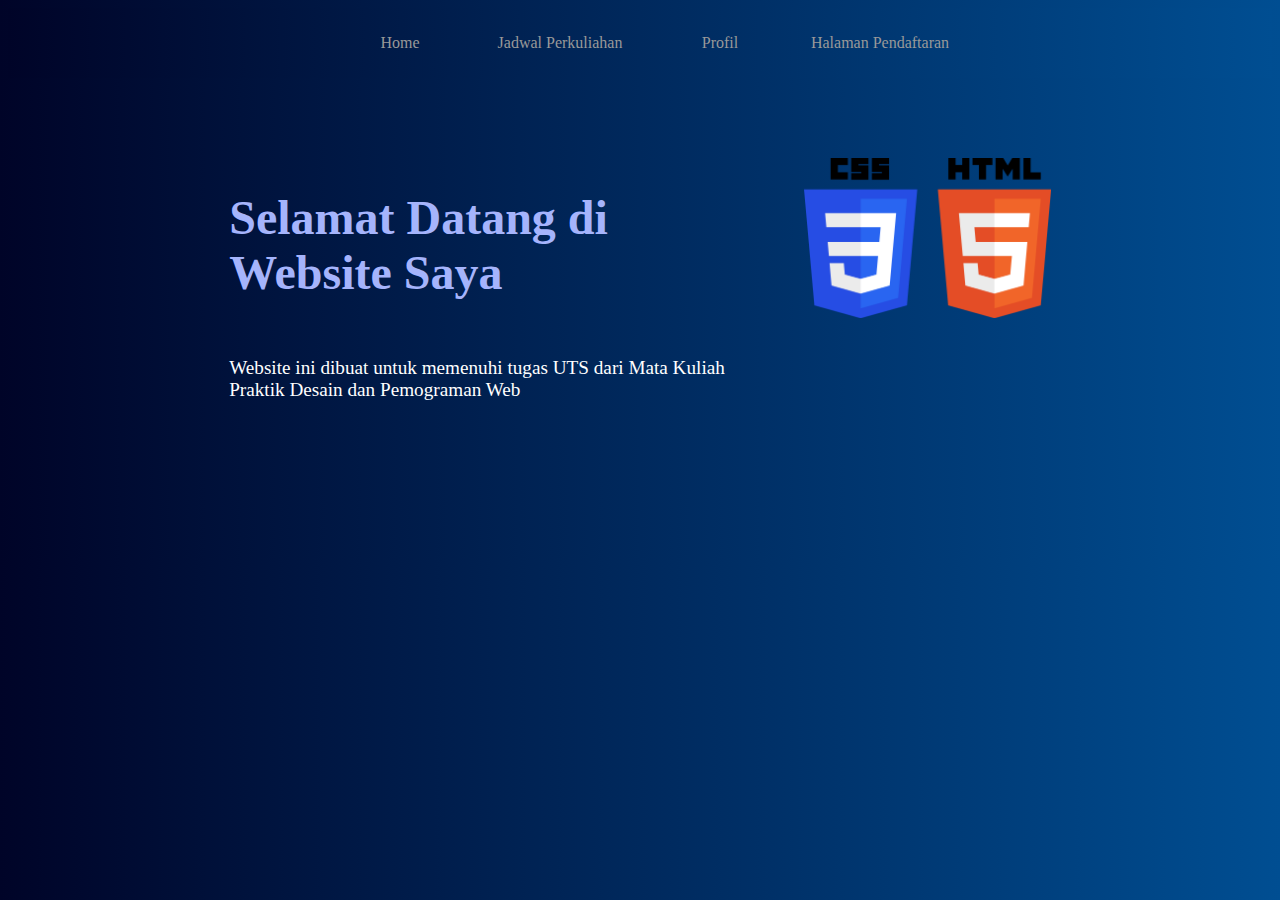
<file: index.html>
<!DOCTYPE html>
<html lang="id">
    <head>
        <meta charset="UTF-8">
        <meta name="viewport" content="width=device-width, initial-scale=1.0">
        <title>Home</title>
        <link rel="stylesheet" href="CSS/index.css">
        <link rel="stylesheet" href="CSS/Tentang saya.css">
    </head>
    <body>
        <nav>
            <ul class="menu">
                <li><a href="index.html">Home</a></li>
                <li><a href="Jadwal_Perkuliahan.html">Jadwal Perkuliahan</a></li>
                <li>
                    <a>Profil</a>
                    <ul class="submenu">
                        <li><a href="Biodata.html">Biodata</a></li>
                        <li><a href="Tentang saya.html">Tentang Saya</a></li>
                        <li><a href="Hobi.html">Hobi</a></li>
                    </ul>
                </li>
                <li><a href="Pendaftaran.html">Halaman Pendaftaran</a></li>
            </ul>
        </nav>
        <section class="hero">
            <div>
                <h1>Selamat Datang di Website Saya</h1>
                <p>Website ini dibuat untuk memenuhi tugas UTS dari Mata Kuliah
                    Praktik Desain dan Pemograman Web
                </p>
            </div>
            <img src="Gambar/htmlcss.webp" alt="HTMLCSS">
        </section>
    </body>
</html>
</file>
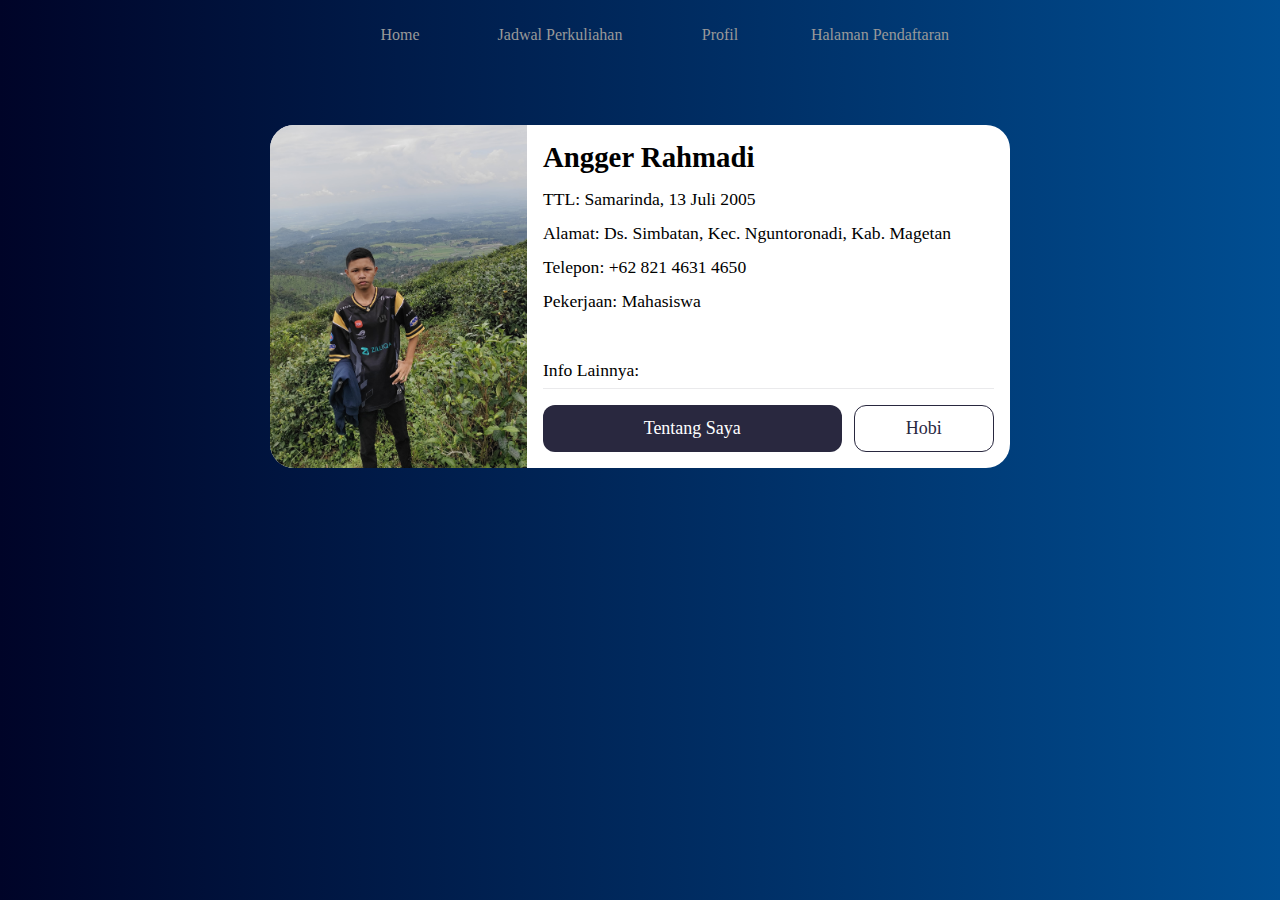
<file: Biodata.html>
<!DOCTYPE html>
<html lang="id">
    <head>
        <meta charset="utf-8">
        <meta name="viewport" content="width=device-width, initial-scale=1.0">
        <title>Biodata</title>
        <link rel="stylesheet" href="CSS/Biodata.css">
        <link rel="stylesheet" href="CSS/index.css">
    </head>
    <body>
        <nav>
            <ul class="menu">
                <li><a href="index.html">Home</a></li>
                <li><a href="Jadwal_Perkuliahan.html">Jadwal Perkuliahan</a></li>
                <li>
                    <a>Profil</a>
                    <ul class="submenu">
                        <li><a href="Biodata.html">Biodata</a></li>
                        <li><a href="Tentang saya.html">Tentang Saya</a></li>
                        <li><a href="Hobi.html">Hobi</a></li>
                    </ul>
                </li>
                <li><a href="Pendaftaran.html">Halaman Pendaftaran</a></li>
            </ul>
        </nav>
        <div class="container">       
            <article class="card">
                <div class='background'>
                    <img src="/Gambar/Diriku.jpg" alt="profile">
                </div>
                <div class='content'>
                    <h2>Angger Rahmadi</h2>
                    <p>TTL: Samarinda, 13 Juli 2005</p>
                    <p>Alamat: Ds. Simbatan, Kec. Nguntoronadi, Kab. Magetan</p>
                    <p>Telepon: +62 821 4631 4650</p>
                    <p>Pekerjaan: Mahasiswa</p><br><br>
                    <p>Info Lainnya:</p>
                    <div class="action-buttons">
                        <a href="Tentang saya.html">
                            Tentang Saya
                        </a>
                        <a href="Hobi.html" class="secondary">
                            Hobi
                        </a>
                    </div>
                </div>
            </article>
        </div>
    </body>
</html>
</file>
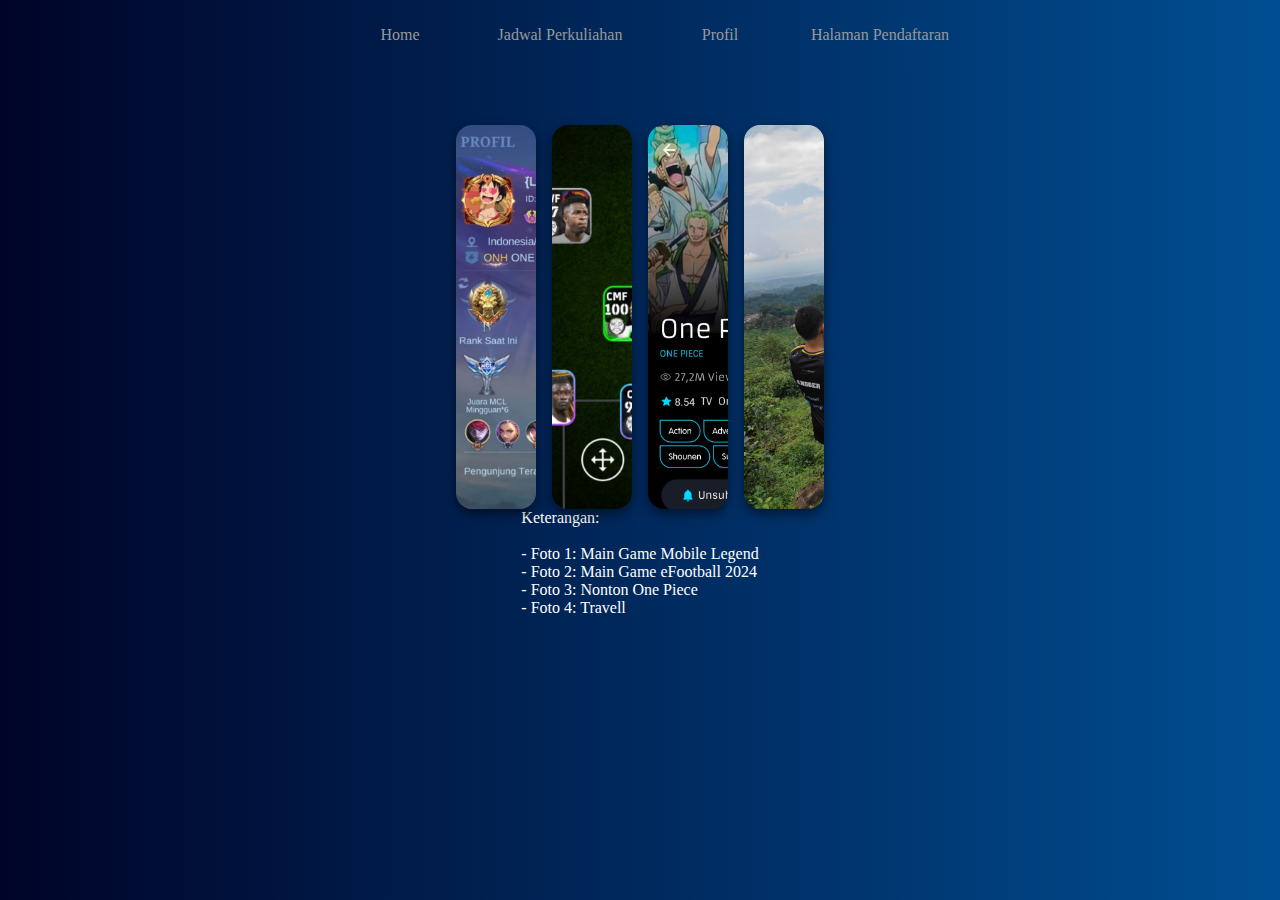
<file: Hobi.html>
<!DOCTYPE html>
<html lang="id">
    <head>
        <meta charset="UTF-8">
        <title>Hobi</title>
        <meta name="viewport" content="width=device-width, initial-scale=1.0">
        <link rel="stylesheet" href="CSS/Hobi.css">
        <link rel="stylesheet" href="CSS/index.css">
    </head>
    <body>
        <nav>
            <ul class="menu">
                <li><a href="index.html">Home</a></li>
                <li><a href="Jadwal_Perkuliahan.html">Jadwal Perkuliahan</a></li>
                <li>
                    <a>Profil</a>
                    <ul class="submenu">
                        <li><a href="Biodata.html">Biodata</a></li>
                        <li><a href="Tentang saya.html">Tentang Saya</a></li>
                        <li><a href="Hobi.html">Hobi</a></li>
                    </ul>
                </li>
                <li><a href="Pendaftaran.html">Halaman Pendaftaran</a></li>
            </ul>
        </nav>
        <div class="background">
            <div class="gallery">
                <div class="card">
                    <figure>
                        <img
                            src="Gambar/ml.jpg"
                            alt="main Game Mobile Legends"
                        >
                    </figure>
                </div>
                <div class="card">
                    <figure>
                        <img
                            src="Gambar/pes.jpg"
                            alt="Main Game eFootball 2024"
                        >
                    </figure>
                </div>
                <div class="card">
                    <figure>
                        <img
                            src="Gambar/one piece.jpg"
                            alt="Nonton One Piece"
                        >
                    </figure>
                </div>
                <div class="card">
                    <figure>
                        <img
                            src="Gambar/travel.jpg"
                            alt="Travelling"
                        >
                    </figure>
                </div>
            </div>            
        </div>
        <p>Keterangan:<br><br>
            - Foto 1: Main Game Mobile Legend<br>
            - Foto 2: Main Game eFootball 2024<br>
            - Foto 3: Nonton One Piece<br>
            - Foto 4: Travell
        </p>
    </body>
</html>
</file>
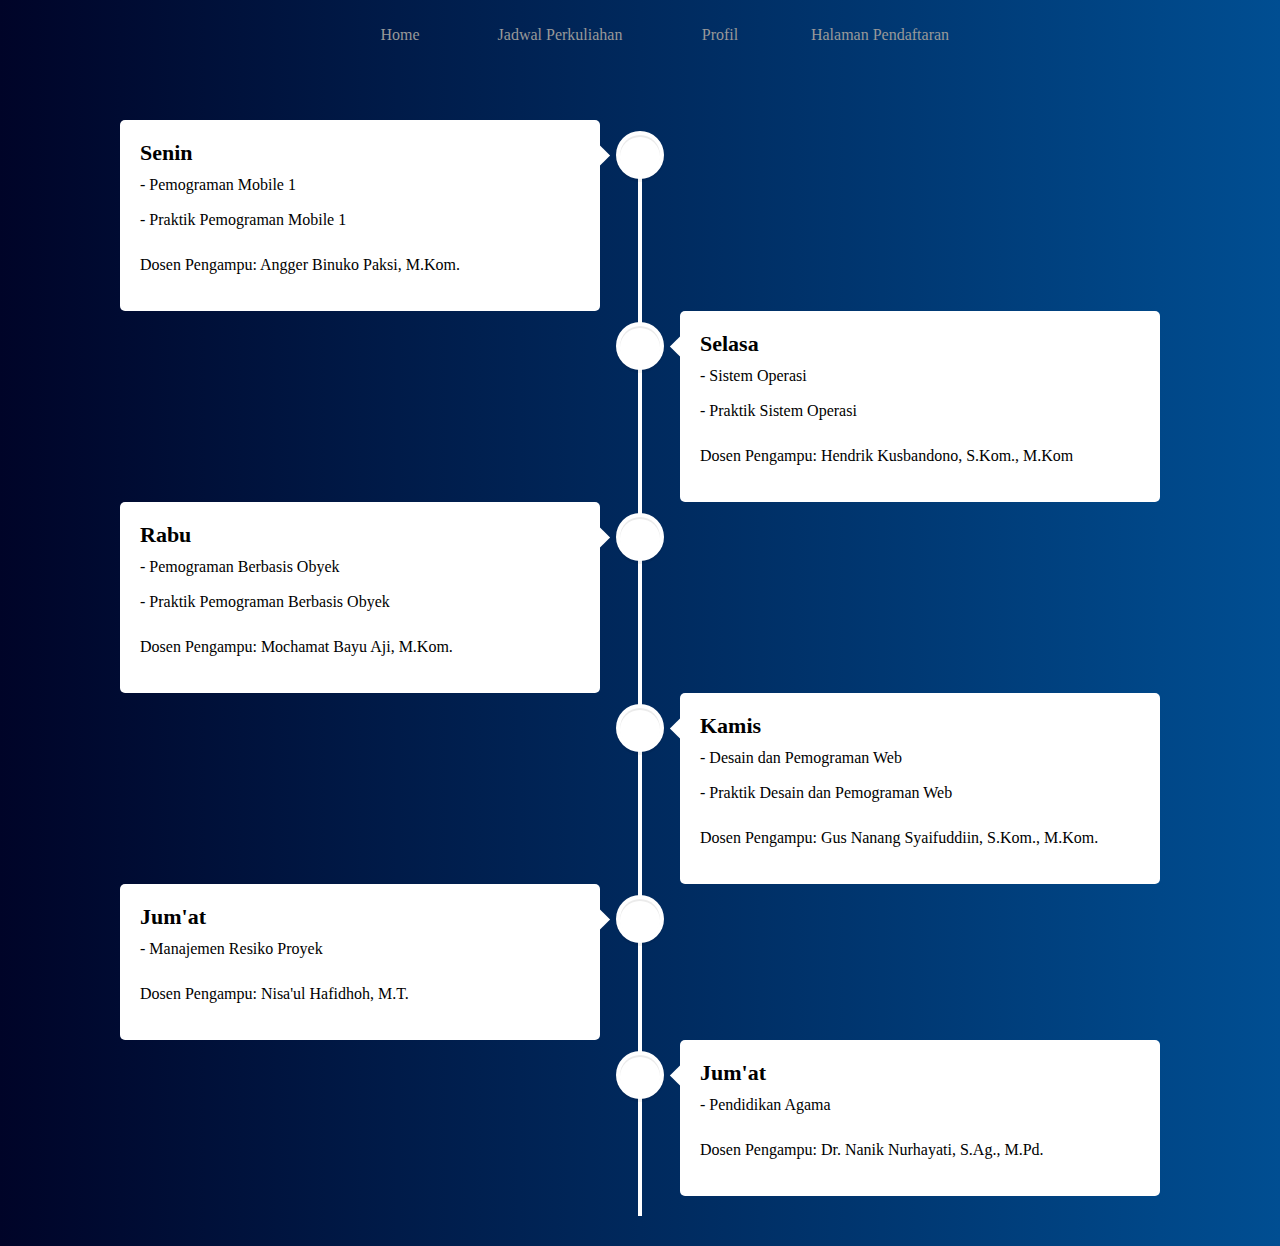
<file: Jadwal_Perkuliahan.html>
<!DOCTYPE html>
<html lang="id">
    <head>
        <meta charset="UTF-8">
        <meta name="viewport" content="width=device-width, initial-scale=1.0">
        <title>Jadwal Perkuliahan</title>
        <link rel="stylesheet" href="CSS/Jadwal_Perkuliahan.css">
        <link rel="stylesheet" href="CSS/index.css">
    </head>
    <body>
        <nav>
            <ul class="menu">
                <li><a href="index.html">Home</a></li>
                <li><a href="Jadwal_Perkuliahan.html">Jadwal Perkuliahan</a></li>
                <li>
                    <a>Profil</a>
                    <ul class="submenu">
                        <li><a href="Biodata.html">Biodata</a></li>
                        <li><a href="Tentang saya.html">Tentang Saya</a></li>
                        <li><a href="Hobi.html">Hobi</a></li>
                    </ul>
                </li>
                <li><a href="Pendaftaran.html">Halaman Pendaftaran</a></li>
            </ul>
        </nav>
        <div class="timeline-wrapper">
            <div class="center-line"></div>
            <div class="timeline-row timeline-row-1">
                <section>
                    <i class="icon fas fa-home"></i>
                    <div class="details">
                        <span class="title">Senin</span>
                    </div>
                    <p>- Pemograman Mobile 1</p>
                    <p>- Praktik Pemograman Mobile 1</p>
                    <div class="bottom">
                        <p>Dosen Pengampu: Angger Binuko Paksi, M.Kom.</p>
                    </div>
                </section>
            </div>
            <div class="timeline-row timeline-row-2">
                <section>
                    <i class="icon fas fa-star"></i>
                    <div class="details">
                        <span class="title">Selasa</span>
                    </div>
                    <p>- Sistem Operasi</p>
                    <p>- Praktik Sistem Operasi</p>
                    <div class="bottom">
                        <p>Dosen Pengampu: Hendrik Kusbandono, S.Kom., M.Kom</p>
                    </div>
                </section>
            </div>
            <div class="timeline-row timeline-row-1">
                <section>
                    <i class="icon fas fa-rocket"></i>
                    <div class="details">
                        <span class="title">Rabu</span>
                    </div>
                    <p>- Pemograman Berbasis Obyek</p>
                    <p>- Praktik Pemograman Berbasis Obyek</p>
                    <div class="bottom">
                        <p>Dosen Pengampu: Mochamat Bayu Aji, M.Kom.</p>
                    </div>
                </section>
            </div>
            <div class="timeline-row timeline-row-2">
                <section>
                    <i class="icon fas fa-globe"></i>
                    <div class="details">
                        <span class="title">Kamis</span>
                    </div>
                    <p>- Desain dan Pemograman Web</p>
                    <p>- Praktik Desain dan Pemograman Web</p>
                    <div class="bottom">
                        <p>Dosen Pengampu: Gus Nanang Syaifuddiin, S.Kom., M.Kom.</p>
                    </div>
                </section>
            </div>
            <div class="timeline-row timeline-row-1">
                <section>
                    <i class="icon fas fa-paper-plane"></i>
                    <div class="details">
                        <span class="title">Jum'at</span>
                    </div>
                    <p>- Manajemen Resiko Proyek</p>
                    <div class="bottom">
                        <p>Dosen Pengampu: 	Nisa'ul Hafidhoh, M.T.</p>
                    </div>
                </section>
            </div>
            <div class="timeline-row timeline-row-2">
                <section>
                    <i class="icon fas fa-globe"></i>
                    <div class="details">
                        <span class="title">Jum'at</span>
                    </div>
                    <p>- Pendidikan Agama</p>
                    <div class="bottom">
                        <p>Dosen Pengampu: 	Dr. Nanik Nurhayati, S.Ag., M.Pd.</p>
                    </div>
                </section>
            </div>
        </div>   
    </body>
</html>
</file>
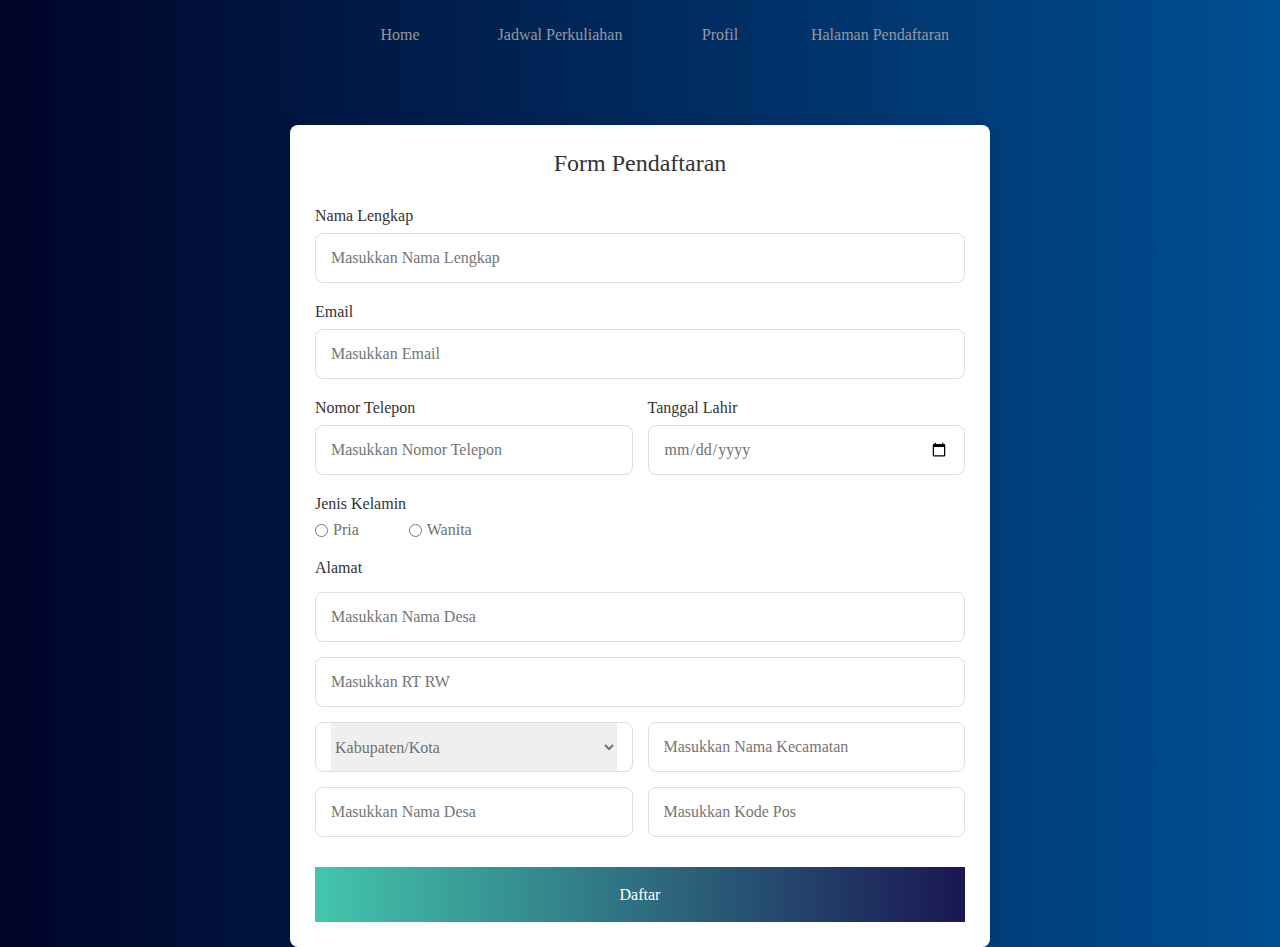
<file: Pendaftaran.html>
<!DOCTYPE html>
<html lang="id">
    <head>
        <meta charset="utf-8">
        <meta name="viewport" content="width=device-width, initial-scale=1.0">
        <title>Form Pendaftaran</title>
        <link rel="stylesheet" href="CSS/Pendaftaran.css">
        <link rel="stylesheet" href="CSS/index.css">
    </head>
    <body>
        <nav>
            <ul class="menu">
                <li><a href="index.html">Home</a></li>
                <li><a href="Jadwal_Perkuliahan.html">Jadwal Perkuliahan</a></li>
                <li>
                    <a>Profil</a>
                    <ul class="submenu">
                        <li><a href="Biodata.html">Biodata</a></li>
                        <li><a href="Tentang saya.html">Tentang Saya</a></li>
                        <li><a href="Hobi.html">Hobi</a></li>
                    </ul>
                </li>
                <li><a href="Pendaftaran.html">Halaman Pendaftaran</a></li>
            </ul>
        </nav>
        <section class="container">
            <header>Form Pendaftaran</header>
            <form class="form" action="#">
                <div class="input-box">
                    <label>Nama Lengkap</label>
                    <input type="text" placeholder="Masukkan Nama Lengkap" required>
                </div>
                <div class="input-box">
                    <label>Email</label>
                    <input type="email" placeholder="Masukkan Email" required>
                </div>
                <div class="column">
                    <div class="input-box">
                        <label>Nomor Telepon</label>
                        <input type="number" placeholder="Masukkan Nomor Telepon" required>
                    </div>
                    <div class="input-box">
                        <label>Tanggal Lahir</label>
                        <input type="date" placeholder="Masukkan Tangal Lahir" required>
                    </div>
                </div>
                <div class="gender">
                    <h3>Jenis Kelamin</h3>
                    <div class="gender-option">
                        <div class="gdr">
                            <input type="radio" name="pilih" value="pria">
                            <label for="pria">Pria</label>
                        </div>
                        <div class="gdr">
                            <input type="radio" name="pilih" value="wanita">
                            <label for="wanita">Wanita</label>
                        </div>
                </div>
                <div class="input-box address">
                    <label>Alamat</label>
                    <input type="text" placeholder="Masukkan Nama Desa" required>
                    <input type="text" placeholder="Masukkan RT RW" required>
                    <div class="column">
                        <div class="select-box">
                            <select>
                                <option hidden>Kabupaten/Kota</option>
                                <option>Magetan</option>
                                <option>Madiun</option>
                                <option>Madiun Kota</option>
                                <option>Ngawi</option>
                                <option>Ponorogo</option>
                            </select>
                        </div>
                        <input type="text" placeholder="Masukkan Nama Kecamatan" required>
                    </div>
                    <div class="column">
                        <input type="text" placeholder="Masukkan Nama Desa" required>
                        <input type="number" placeholder="Masukkan Kode Pos" required>
                    </div>
                </div>
                <button>Daftar</button>
            </form>
        </section>
    </body>
</html>
</file>
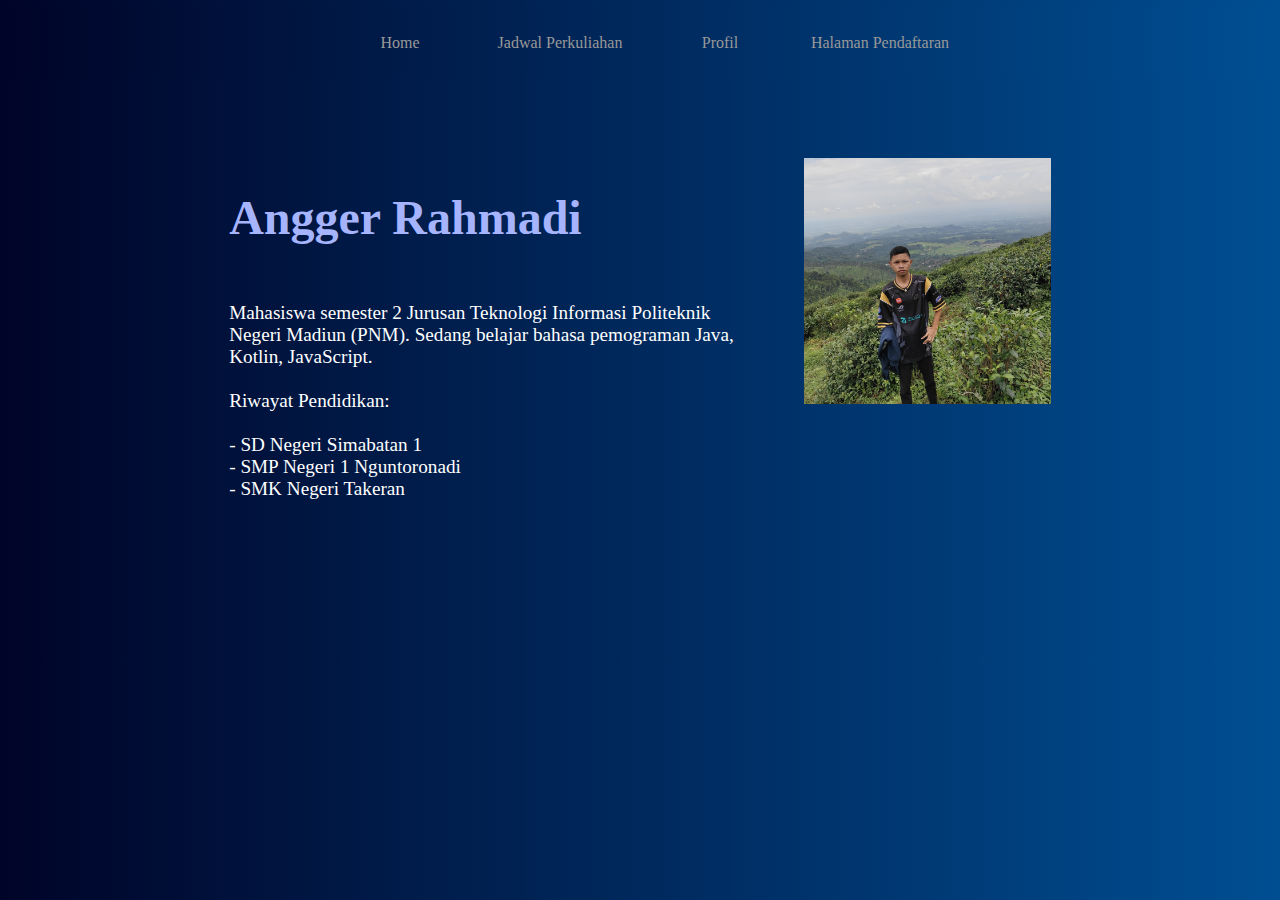
<file: Tentang saya.html>
<!DOCTYPE html>
<html lang="id">
    <head>
        <meta charset="UTF-8">
        <meta name="viewport" content="width=device-width, initial-scale=1.0">
        <title>Tentang Saya</title>
        <link rel="stylesheet" href="CSS/Tentang saya.css">
        <link rel="stylesheet" href="CSS/index.css">
    </head>
    <body>
        <nav>
            <ul class="menu">
                <li><a href="index.html">Home</a></li>
                <li><a href="Jadwal_Perkuliahan.html">Jadwal Perkuliahan</a></li>
                <li>
                    <a>Profil</a>
                    <ul class="submenu">
                        <li><a href="Biodata.html">Biodata</a></li>
                        <li><a href="Tentang saya.html">Tentang Saya</a></li>
                        <li><a href="Hobi.html">Hobi</a></li>
                    </ul>
                </li>
                <li><a href="Pendaftaran.html">Halaman Pendaftaran</a></li>
            </ul>
        </nav>
        <section class="hero">
            <div>
                <h1>Angger Rahmadi</h1>
                <p>Mahasiswa semester 2 Jurusan Teknologi Informasi Politeknik Negeri Madiun (PNM).
                    Sedang belajar bahasa pemograman Java, Kotlin, JavaScript.<br><br>
                    Riwayat Pendidikan:<br><br> 
                    - SD Negeri Simabatan 1<br>
                    - SMP Negeri 1 Nguntoronadi<br>
                    - SMK Negeri Takeran<br> 
                </p>
            </div>
            <img src="/Gambar/Diriku.jpg" alt="Angger">
        </section>
    </body>
</html>
</file>
<file: CSS/index.css>
body {
  background: linear-gradient(to right, #000428, #004e92);
}

ul {
  margin: 0;
  padding: 0;
  list-style: none;
}

nav {
  width: 100%;
}
  
a {
  cursor: pointer;
}
  
.menu {
  margin: 0;
  padding: 0;
  display: flex;
  justify-content: center;
  align-items: stretch;
  height: 70px;
  background: linear-gradient(to right, #000428, #004e92);
}
  
.menu li {
  display: inline-block;
  width: 160px;
  transition: all 0.3s ease-in-out;
}
  
.menu li:hover .submenu {
  height: 45px;
}
  
.menu > li:hover > a {
  color: #3e95ff;
}
  
.menu > li:hover > a::before {
  visibility: visible;
  scale: 1 1;
}
  
.submenu {
  overflow: hidden;
  position: absolute;
  left: 0;
  display: flex;
  justify-content: center;
  align-items: stretch;
  width: 100%;
  background-color: #3e95ff;
  height: 0;
  line-height: 40px;
  box-sizing: border-box;
  transition: height 0.3s ease-in-out;
}

.menu li .submenu a {
  color: #fff;
  opacity: 0;
  font-size: 16px;
  transition: opacity 0.25s;
}
  
.menu > li:hover .submenu a {
  opacity: 1;
}
  
.menu > li .submenu a:hover {
  background: rgb(0 0 0 / 20%);
}
  
.menu > li a {
  color: #999;
  display: flex;
  align-items: center;
  justify-content: center;
  padding: 0 7px;
  text-decoration: none;
  position: relative;
  height: 100%;
}
  
.menu > li > a::before {
  content: "";
  position: absolute;
  width: 100%;
  height: 3px;
  bottom: 3px;
  left: 0px;
  background-color: #3e95ff;
  transition: all 0.2s ease-in-out;
  scale: 0 0;
  visibility: hidden;
}
</file>
<file: CSS/Tentang saya.css>
html {
    font-size: 16px;
}

section {
    padding: 80px;
}

section img {
    width: 30%;
    height: 30%;
}

.hero {
    display: flex;
    flex-direction: row;
    width: 65%;
    margin: auto;
}

div {
    margin-right: 40px;
    padding-top: 0;
}

h1 {
    color: #a5b4fc;
    font-size: 3em;
    padding-bottom: 25px;
}

p {
    color: white;
    font-size: 1.2em;
    margin-bottom: 70px;
}

a {
    text-decoration: no;
    color: white;
}

a:hover {
    text-decoration: none;
}

@media screen and (max-width: 996px) {
    .hero {
        flex-direction: column;
        text-align: center;
        justify-content: center;
        padding: 30px;
        padding: 10px;
        width: 85%;
    }

    .hero img {
        order: 1;
        margin-bottom: 40px;
    }

    .hero div {
        order: 2;
        height: auto;
        margin-bottom: 15px;
        margin-right: 0;
    }

    .home p {
        padding: 0 50px 0 50px;
        margin-bottom: 50px;
    }
}

@media screen and (max-width: 470px) {
    .hero h1 {
        font-size: 2em;
    }

    .hero p {
        font-size: 1.2em;
    }
}
</file>
<file: CSS/Biodata.css>
:root {
    --gray: #EAEAEC;
    --primary: #29283F;
    --primary-violet: #7370F4;
}

body {
    display: grid;
    place-items: center;
    font-size: 16px;
    font-family: 'Times New Roman', Times, serif;
}

* {
    margin: 0;
    padding: 0;
}

.card {
    margin-top: 55px;
    display: flex;
    flex-wrap: wrap;
    border-radius: 1.5rem;
    background-color: white;
    cursor: pointer;
    overflow: hidden;
    max-width: clamp(320px, 70vw, 740px);
    min-width: 20rem;
    min-height: 17.5rem;
}

.card:hover {
    box-shadow: rgba(0, 0, 0, 0.35) 0px 5px 15px;
}

.background {
    flex: 1 1 15rem;
}

.background img {
    width: 100%;
    height: 100%;
    object-fit: cover;
}

.content {
    flex: 3 1 25rem;
    display: flex;
    flex-direction: column;
    justify-content: start;
    padding: 1rem;
}

.content > h2 {
    font-size: clamp(1.3rem, 2.5vw, 1.8rem);
    font-weight: 700;
    margin-bottom: clamp(0.35rem, 2vw, 0.55rem);
}

.content > p {
    font-size: clamp(1rem, 
    1.75vw, 1.1rem);
    font-weight: 400;
    margin: 0.4rem 0;
}

.content a {
    color: var(--primary-violet);
}

.action-buttons {
    border-top: 1px solid var(--gray);
    padding-top: 1rem;
    gap: 0.75rem;
    display: flex;
    margin-top: auto;
    flex-wrap: wrap;
}

.action-buttons a {
    background-color: var(--primary);
    color: white;
    padding: 0.75rem;
    text-decoration: none;
    border-radius: 0.75rem;
    outline: none;
    border: none;
    font-size: 1.125rem;
    display: flex;
    justify-content: center;
    align-items: center;
    white-space: nowrap;
    flex: 1 0 15rem;
    max-width: 100%;
}

.action-buttons a:hover {
    text-decoration: underline;
}

.action-buttons a.secondary {
    background-color: inherit;
    color: var(--primary);
    border: 1px solid var(--primary);
    flex: 1 0 5rem;
}
</file>
<file: CSS/Hobi.css>
:root {
    --background: #3C343D;
}

* {
    margin: 0;
    padding: 0;
    box-sizing: border-box;  
}

body {
    display: grid;
    place-items: center;
}

body p {
    color: white;
}

.gallery {
    display: flex;
    flex-wrap: wrap;
    gap: 16px;
    max-width: 800px;
    margin-top: 55px;
}

.card {
    position: relative;
    left: 0;
    width: 5rem;
    border-radius: 1rem;
    height: 24rem;
    overflow: hidden;
    transition: 0.4s ease-in-out;
    box-shadow: 0 5px 12px rgba(0, 0, 0, 0.5);
    flex: 0.25;
}

.card img {
    height: 24rem;
}

.card:hover {
    flex: 2;
    font-weight: bold;
    cursor: pointer;
    border-radius: 0.5rem;
}
</file>
<file: CSS/Jadwal_Perkuliahan.css>
* {
    margin: 0;
    padding: 0;
    box-sizing: border-box;
    font-family: 'Times New Roman', Times, serif;
}

.timeline-wrapper {
    max-width: 1080px;
    margin: 50px auto;
    padding: 0 20px;
    position: relative;
}

.timeline-wrapper .center-line {
    position: absolute;
    height: 100%;
    width: 4px;
    background: white;
    left: 50%;
    top: 20px;
    transform: translateX(-50%);
}

.timeline-wrapper .timeline-row {
    display: flex;
}


.timeline-wrapper .timeline-row-2 {
    justify-content: flex-end;
}

.timeline-wrapper .timeline-row section {
    background: white;
    border-radius: 5px;
    width: calc(50% - 40px);
    padding: 20px;
    position: relative;
}

.timeline-wrapper .timeline-row section::before {
    position: absolute;
    content: "";
    height: 15px;
    width: 15px;
    background: white;
    top: 28px;
    z-index: -1;
    transform: rotate(45deg);
}

.timeline-row-1 section::before {
    right: -7px;
}

.timeline-row-2 section::before {
    left: -7px;
}

.timeline-row section .icon, .center-line .scroll-icon {
    position: absolute;
    background: white;
    height: 40px;
    width: 40px;
    text-align: center;
    line-height: 40px;
    border-radius: 50%;
    font-size: 17px;
    box-shadow: 0 0 0 4px white, inset 0 2px 0 rgba(0, 0, 0, 0.08), 0 3px 0 4px rgba(0, 0, 0, 0.05);
}

.timeline-row-1 section .icon {
    top: 15px;
    right: -60px;
}

.timeline-row-2 section .icon {
    top: 15px;
    left: -60px;
}

.timeline-row section .details, .timeline-row section .bottom {
    display: flex;
    align-items: center;
    justify-content: space-between;
}

.timeline-row section .details .title {
    font-size: 22px;
    font-weight: 600;
}

.timeline-row section p {
    margin: 10px 0 17px 0;
}

@media(max-width: 790px) {
    .timeline-wrapper .center-line {
        left: 40px;
    }
    .timeline-wrapper .timeline-row {
        margin: 30px 0 3px 60px;
    }
    .timeline-wrapper .timeline-row section {
        width: 100%;
    }
    .timeline-row-1 section::before {
        left: -7px;
    }
    .timeline-row-1 section .icon {
        left: -60px;
    }
}

@media(max-width: 440px) {
    .timeline-wrapper .center-line,
    .timeline-row section::before,
    .timeline-row section .icon {
        display: none;
    }
    .timeline-wrapper .timeline-row {
        margin: 10px 0;
    }
}
</file>
<file: CSS/Pendaftaran.css>
* {
    margin: 0;
    padding: 0;
    font-family: 'Times New Roman', Times, serif;
    box-sizing: border-box;
}

body {
    display: flex;
    flex-direction: column;
    align-items: center;
    min-height: 100hv;
    justify-content: center;
}
.container {
    position: relative;
    max-width: 700px;
    width: 100%;
    background: white;
    padding: 25px;
    border-radius: 8px;
    box-shadow: 0 0 15px rgba(0, 0, 0, 0.1);
    margin-top: 55px;  
}

.container header {
    font-size: 1.5rem;
    color: #333;
    font-weight: 500;
    text-align: center;
}

.container .form {
    margin-top: 30px;

}

.form .input-box {
    width: 100%;
    margin-top: 20px;
}

.input-box label {
    color: #333;
}

.form :where(.input-box input, .select-box) {
    position: relative;
    height: 50px;
    width: 100%;
    outline: none;
    font-size: 1rem;
    color: #707070;
    margin-top: 8px;
    border: 1px solid #ddd;
    border-radius: 8px;
    padding: 0 15px;
}

.input-box input:focus {
    box-shadow: 0 1px 0 rgba(0, 0, 0, 0.1);
}

.form .column {
    display: flex;
    column-gap: 15px;
}

.form .gender {
    margin-top: 20px;
}

.gender h3 {
    color: #333;
    font-size: 1rem;
    font-weight: 400;
    margin-bottom: 8px;
}

.form :where(.gender-option, .gdr) {
    display: flex;
    align-items: center;
    column-gap: 50px;
    flex-wrap: wrap;
}

.form .gdr {
    column-gap: 5px;
}

.gdr input {
    accent-color: rgb(130, 106, 251);
}

.form :where(.gdr input, .gdr label) {
    cursor: pointer;
}

.gdr label {
    color: #707070;
}

.address :where(input, .select-box) {
    margin-top: 15px;
}

.select-box select {
    height: 100%;
    width: 100%;
    outline: none;
    border: none;
    color: #707070;
    font-size: 1rem;
}

.form button {
    height: 55px;
    width: 100%;
    color: #fff;
    font-size: 1rem;
    font-weight: 400;
    margin-top: 30px;
    border: none;
    cursor: pointer;
    transition: all 0.2s ease;
    background: linear-gradient(to right, #43c6ac, #191654);
}

.form button:hover {
    background: rgb(88, 56, 250);
}

@media screen and (max-width:500px) {
    .form .column {
        flex-wrap: wrap;
    }

    .form :where(.gender, .gdr) {
        row-gap: 15px;
    }
}
</file>
